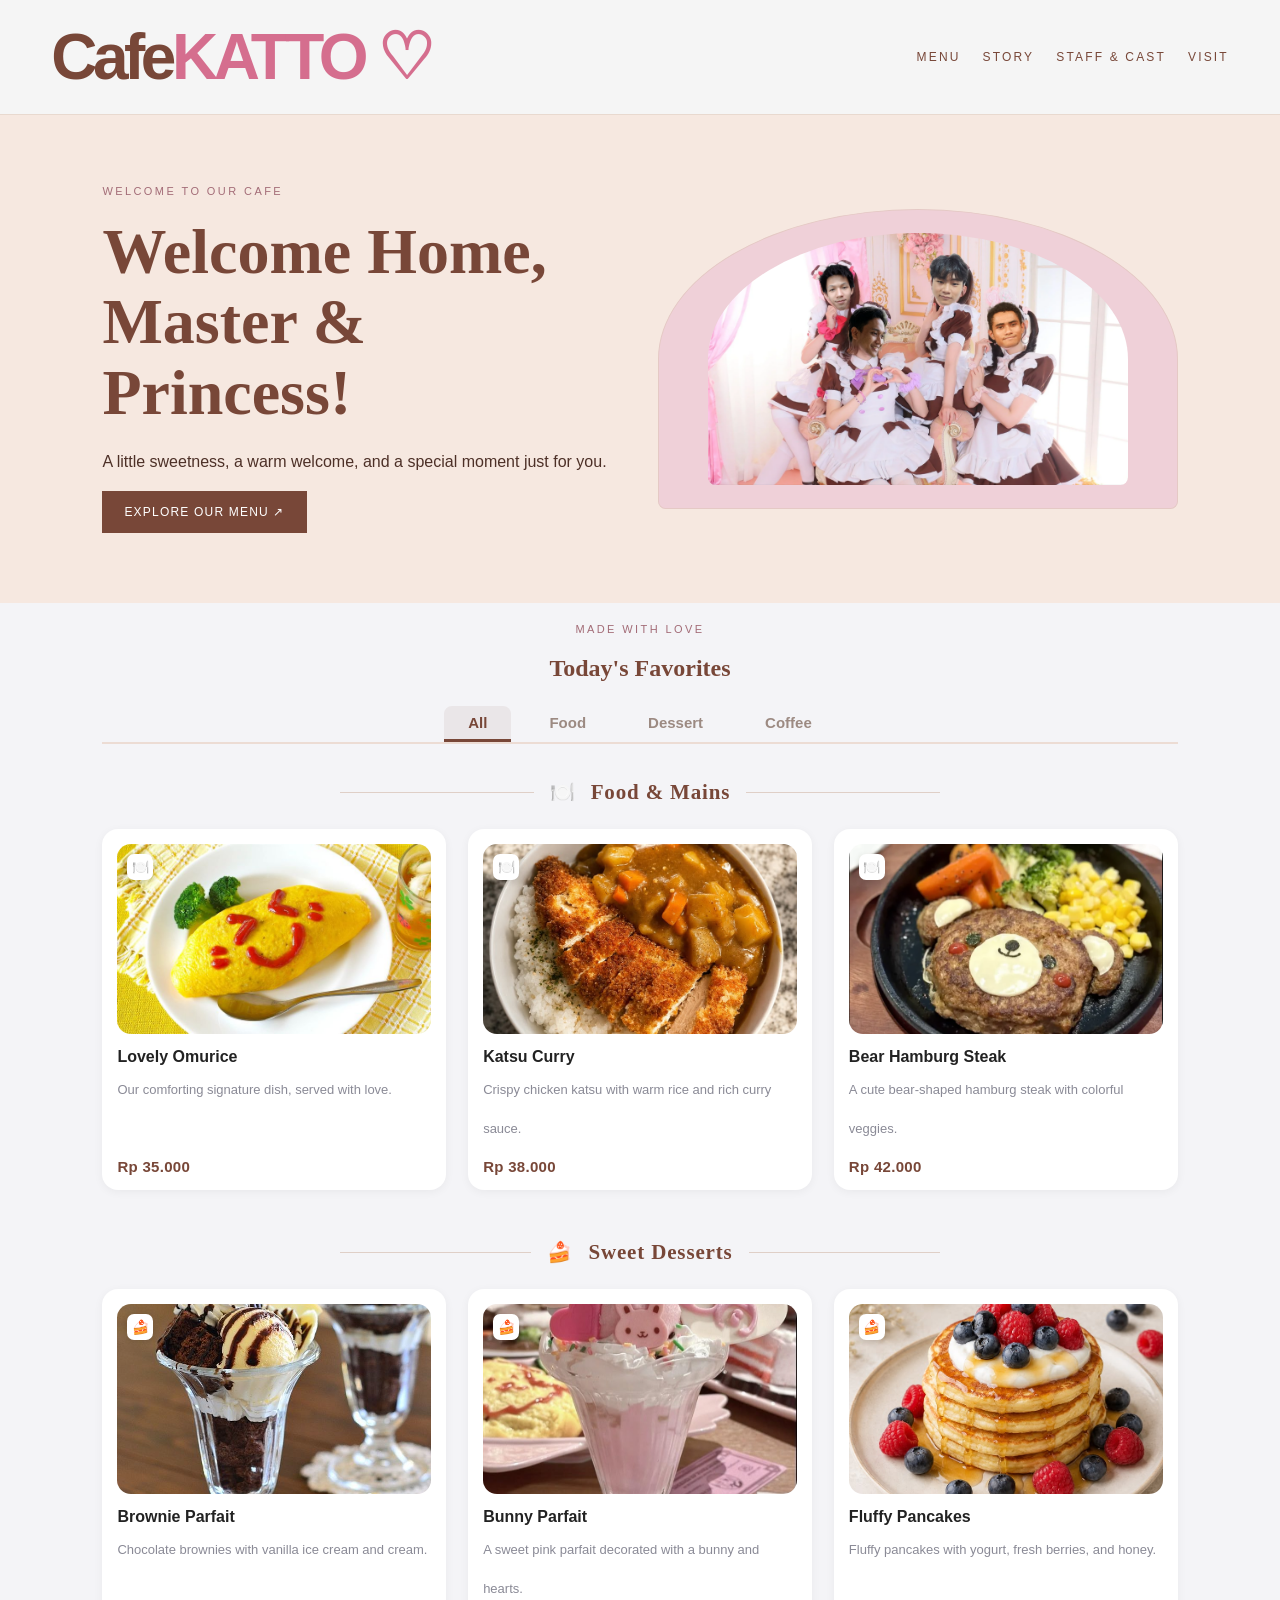
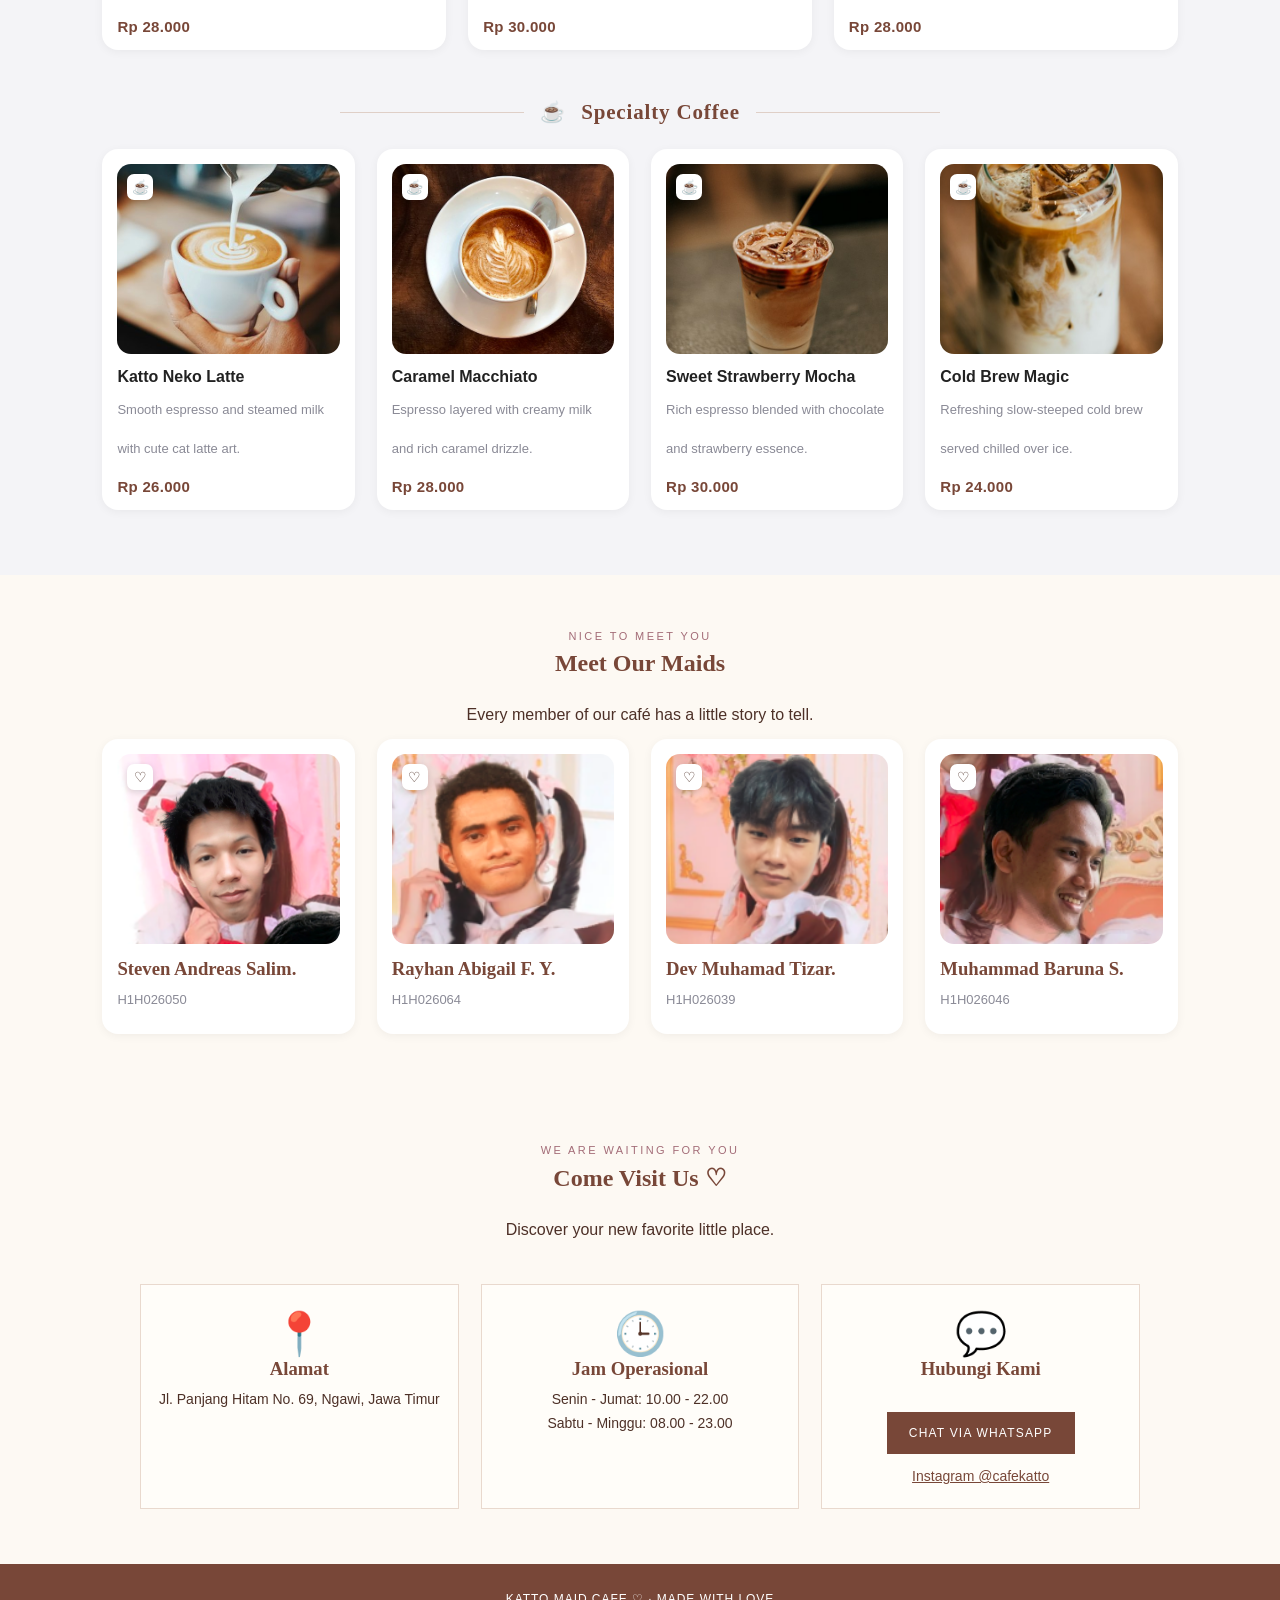
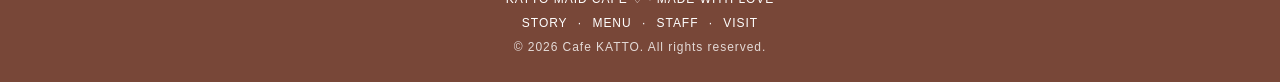
<file: index.html>
<!doctype html>
<html lang="en">
  <head>
    <meta charset="UTF-8" />
    <meta name="viewport" content="width=device-width, initial-scale=1" />
    <title>Cafe KATTO — Maid Cafe</title>
    <link rel="stylesheet" href="style.css" />
  </head>
  <body>
    <header>
      <a class="logo" href="#">Cafe<span>KATTO ♡</span></a>
      <nav aria-label="Main navigation">
        <a href="#menu">MENU</a>
        <a href="#story">STORY</a>
        <a href="#staff">STAFF & CAST</a>
        <a href="#visit">VISIT</a>
      </nav>
    </header>

    <main>
      <section class="hero" id="story">
        <div>
          <div class="eyebrow">Welcome to our cafe</div>
          <h1>Welcome Home,<br />Master & Princess!</h1>
          <p>
            A little sweetness, a warm welcome, and a special moment just for
            you.
          </p>
          <a class="button" href="#menu">EXPLORE OUR MENU ↗</a>
        </div>
        <div
          class="illustration"
          role="img"
          aria-label="Decorative café illustration"
        >
          <img src="img/fuwafuwa.png" alt="Cafe Katto Illustration" />
        </div>
      </section>

      <!-- menu section start -->
      <section class="content" id="menu">
        <div class="eyebrow">Made with love</div>
        <h2>Today's Favorites</h2>

        <div class="menu-tabs">
          <button type="button" class="menu-tab active" data-tab="all">All</button>
          <button type="button" class="menu-tab" data-tab="food">Food</button>
          <button type="button" class="menu-tab" data-tab="dessert">Dessert</button>
          <button type="button" class="menu-tab" data-tab="coffee">Coffee</button>
        </div>

        <!-- Category: Food -->
        <div class="menu-category-group" data-category="food">
          <div class="category-header">
            <span class="category-line"></span>
            <span class="category-icon">🍽️</span>
            <h3 class="category-title">Food & Mains</h3>
            <span class="category-line"></span>
          </div>

          <div class="menu-grid">
            <article class="menu-item">
              <div class="menu-item-img">
                <span class="menu-badge">🍽️</span>
                <img src="img/omurice.jpg" alt="Lovely Omurice" />
              </div>
              <h3 class="menu-name">Lovely Omurice</h3>
              <p class="menu-desc">
                Our comforting signature dish, served with love.
              </p>
              <span class="menu-price">Rp 35.000</span>
            </article>

            <article class="menu-item">
              <div class="menu-item-img">
                <span class="menu-badge">🍽️</span>
                <img src="img/katsu-curry.jpg" alt="Katsu Curry" />
              </div>
              <h3 class="menu-name">Katsu Curry</h3>
              <p class="menu-desc">
                Crispy chicken katsu with warm rice and rich curry sauce.
              </p>
              <span class="menu-price">Rp 38.000</span>
            </article>

            <article class="menu-item">
              <div class="menu-item-img">
                <span class="menu-badge">🍽️</span>
                <img src="img/hamburg-steak.png" alt="Bear Hamburg Steak" />
              </div>
              <h3 class="menu-name">Bear Hamburg Steak</h3>
              <p class="menu-desc">
                A cute bear-shaped hamburg steak with colorful veggies.
              </p>
              <span class="menu-price">Rp 42.000</span>
            </article>
          </div>
        </div>

        <!-- Category: Dessert -->
        <div class="menu-category-group" data-category="dessert">
          <div class="category-header">
            <span class="category-line"></span>
            <span class="category-icon">🍰</span>
            <h3 class="category-title">Sweet Desserts</h3>
            <span class="category-line"></span>
          </div>

          <div class="menu-grid">
            <article class="menu-item">
              <div class="menu-item-img">
                <span class="menu-badge">🍰</span>
                <img src="img/brownie-parfait.jpg" alt="Brownie Parfait" />
              </div>
              <h3 class="menu-name">Brownie Parfait</h3>
              <p class="menu-desc">
                Chocolate brownies with vanilla ice cream and cream.
              </p>
              <span class="menu-price">Rp 28.000</span>
            </article>

            <article class="menu-item">
              <div class="menu-item-img">
                <span class="menu-badge">🍰</span>
                <img src="img/bunny-parfait.jpg" alt="Bunny Parfait" />
              </div>
              <h3 class="menu-name">Bunny Parfait</h3>
              <p class="menu-desc">
                A sweet pink parfait decorated with a bunny and hearts.
              </p>
              <span class="menu-price">Rp 30.000</span>
            </article>

            <article class="menu-item">
              <div class="menu-item-img">
                <span class="menu-badge">🍰</span>
                <img src="img/pancakes.jpg" alt="Fluffy Pancakes" />
              </div>
              <h3 class="menu-name">Fluffy Pancakes</h3>
              <p class="menu-desc">
                Fluffy pancakes with yogurt, fresh berries, and honey.
              </p>
              <span class="menu-price">Rp 28.000</span>
            </article>
          </div>
        </div>

        <!-- Category: Coffee -->
        <div class="menu-category-group" data-category="coffee">
          <div class="category-header">
            <span class="category-line"></span>
            <span class="category-icon">☕</span>
            <h3 class="category-title">Specialty Coffee</h3>
            <span class="category-line"></span>
          </div>

          <div class="menu-grid">
            <article class="menu-item">
              <div class="menu-item-img">
                <span class="menu-badge">☕</span>
                <img src="img/latte.jpg" alt="Katto Neko Latte" />
              </div>
              <h3 class="menu-name">Katto Neko Latte</h3>
              <p class="menu-desc">
                Smooth espresso and steamed milk with cute cat latte art.
              </p>
              <span class="menu-price">Rp 26.000</span>
            </article>

            <article class="menu-item">
              <div class="menu-item-img">
                <span class="menu-badge">☕</span>
                <img src="img/caramel-macchiato.jpg" alt="Caramel Macchiato" />
              </div>
              <h3 class="menu-name">Caramel Macchiato</h3>
              <p class="menu-desc">
                Espresso layered with creamy milk and rich caramel drizzle.
              </p>
              <span class="menu-price">Rp 28.000</span>
            </article>

            <article class="menu-item">
              <div class="menu-item-img">
                <span class="menu-badge">☕</span>
                <img src="img/mocha.jpg" alt="Sweet Strawberry Mocha" />
              </div>
              <h3 class="menu-name">Sweet Strawberry Mocha</h3>
              <p class="menu-desc">
                Rich espresso blended with chocolate and strawberry essence.
              </p>
              <span class="menu-price">Rp 30.000</span>
            </article>

            <article class="menu-item">
              <div class="menu-item-img">
                <span class="menu-badge">☕</span>
                <img src="img/cold-brew.jpg" alt="Cold Brew Magic" />
              </div>
              <h3 class="menu-name">Cold Brew Magic</h3>
              <p class="menu-desc">
                Refreshing slow-steeped cold brew served chilled over ice.
              </p>
              <span class="menu-price">Rp 24.000</span>
            </article>
          </div>
        </div>
      </section>
      <!-- menu section end -->

      <section class="content" id="staff">
        <div class="eyebrow">Nice to meet you</div>
        <h2>Meet Our Maids</h2>
        <p>Every member of our café has a little story to tell.</p>

        <div class="staff-grid">
          <article class="menu-item">
            <div class="menu-item-img">
              <span class="menu-badge">♡</span>
              <img src="img/stipen.png" alt="Nama 1" />
            </div>
            <h3 class="menu-name">Steven Andreas Salim.</h3>
            <p class="menu-desc">H1H026050</p>
          </article>

          <article class="menu-item">
            <div class="menu-item-img">
              <span class="menu-badge">♡</span>
              <img src="img/ambando.png" alt="Nama 2" />
            </div>
            <h3 class="menu-name">Rayhan Abigail F. Y.</h3>
            <p class="menu-desc">H1H026064</p>
          </article>

          <article class="menu-item">
            <div class="menu-item-img">
              <span class="menu-badge">♡</span>
              <img src="img/dev.png" alt="Nama 3" />
            </div>
            <h3 class="menu-name">Dev Muhamad Tizar.</h3>
            <p class="menu-desc">H1H026039</p>
          </article>

          <article class="menu-item">
            <div class="menu-item-img">
              <span class="menu-badge">♡</span>
              <img src="img/baruna.png" alt="Nama 4" />
            </div>
            <h3 class="menu-name">Muhammad Baruna S.</h3>
            <p class="menu-desc">H1H026046</p>
          </article>
        </div>
      </section>

    <section class="content" id="visit">
      <div class="eyebrow">We are waiting for you</div>
      <h2>Come Visit Us ♡</h2>
      <p>Discover your new favorite little place.</p>

      <div class="cards">
        <article class="card">
          <div class="icon">📍</div>
          <h3>Alamat</h3>
          <p>Jl. Panjang Hitam No. 69, Ngawi, Jawa Timur</p>
        </article>
        <article class="card">
          <div class="icon">🕒</div>
          <h3>Jam Operasional</h3>
          <p>Senin - Jumat: 10.00 - 22.00</p>
          <p>Sabtu - Minggu: 08.00 - 23.00</p>
        </article>
        <article class="card">
          <div class="icon">💬</div>
          <h3>Hubungi Kami</h3>
          <a class="button" href="https://wa.me/6282325338691" target="_blank" rel="noopener">CHAT VIA WHATSAPP</a>
          <a class="contact-link" href="https://instagram.com/cafekatto" target="_blank" rel="noopener">Instagram @cafekatto</a>
        </article>
      </div>
    </section>
    </main>

      <footer>
    <p>KATTO MAID CAFE ♡ · MADE WITH LOVE</p>
    <p class="footer-links">
      <a href="#story">STORY</a> ·
      <a href="#menu">MENU</a> ·
      <a href="#staff">STAFF</a> ·
      <a href="#visit">VISIT</a>
    </p>
    <p class="footer-small">&copy; 2026 Cafe KATTO. All rights reserved.</p>
  </footer>
    <script>
      const tabs = document.querySelectorAll('.menu-tab');
      const categoryGroups = document.querySelectorAll('.menu-category-group');

      tabs.forEach((tab) => {
        tab.addEventListener('click', () => {
          tabs.forEach((t) => t.classList.remove('active'));
          tab.classList.add('active');

          const selected = tab.getAttribute('data-tab');
          categoryGroups.forEach((group) => {
            if (selected === 'all' || group.getAttribute('data-category') === selected) {
              group.style.display = 'block';
            } else {
              group.style.display = 'none';
            }
          });
        });
      });
    </script>
  </body>
</html>
</file>
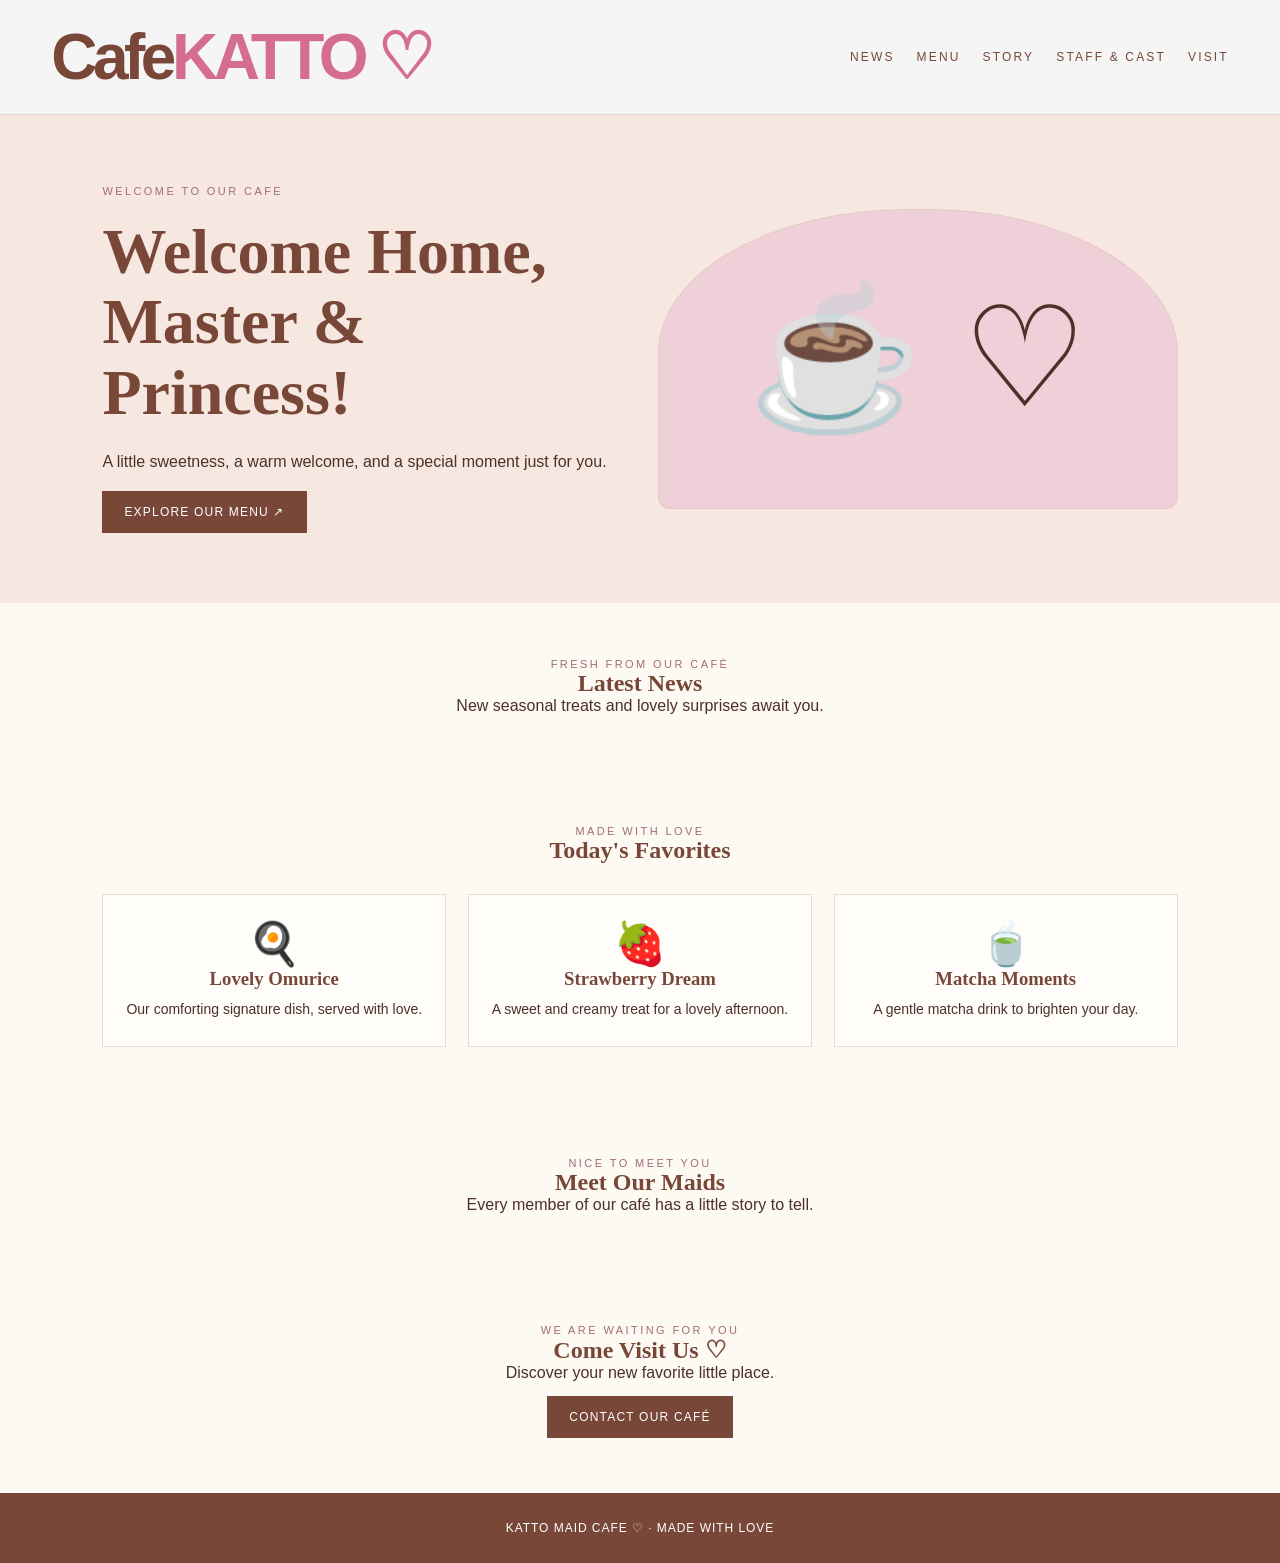
<file: Cafe-KATTO/index.html>
<!DOCTYPE html>
<html lang="en">
<head>
  <meta charset="UTF-8">
  <meta name="viewport" content="width=device-width, initial-scale=1">
  <title>Cafe KATTO — Maid Cafe</title>
  <style>
    :root {
      --cream: #fdf9f3;
      --brown: #784738;
      --pink: #edb7c9;
      --ink: #4d3027;
    }

    * { margin: 0;
  padding: 0;
  box-sizing: border-box;
  outline: none;
  border: none;
  text-decoration: none; }

    html { scroll-behavior: smooth;
    scroll-padding-top: 110px; }

    body {
      margin: 0;
      background: var(--cream);
      color: var(--ink);
      font-family: "Helvetica Neue", Arial, sans-serif;
    }

    header {
      display: flex;
      position: sticky;
      align-items: center;
      justify-content: space-between;
      gap: 28px;
      padding: 20px 4%;
      border-bottom: 1px solid #e8d9cf;
      top: 0;
      z-index: 9999;
      background-color: whitesmoke;
    }

    .logo {
      font-size: clamp(32px, 5vw, 64px);
      font-weight: 800;
      letter-spacing: -0.07em;
      color: var(--brown);
      text-decoration: none;
      white-space: nowrap;
    }

    .logo span { color: #d56e8e; }

    nav {
      display: flex;
      flex-wrap: wrap;
      justify-content: flex-end;
      gap: 14px 22px;
    }

    nav a {
      color: var(--brown);
      text-decoration: none;
      font-size: 12px;
      letter-spacing: 0.18em;
    }

    nav a:hover { color: #d56e8e; }

    .hero {
      display: grid;
      grid-template-columns: 1fr 1fr;
      align-items: center;
      gap: 36px;
      padding: 70px 8%;
      background: #f6e8e0;
    }

    .eyebrow {
      font-size: 11px;
      letter-spacing: 0.22em;
      color: #a36c77;
      text-transform: uppercase;
    }

    h1, h2, h3 {
      color: var(--brown);
      font-family: Georgia, serif;
    }

    h1 {
      font-size: clamp(38px, 5vw, 66px);
      line-height: 1.1;
      margin: 20px 0;
    }

    .hero p 
    { 
    line-height: 1.8;
    font-family: "Yu Gothic",sans-serif;
    font-size: 1rem;
  }

    .button {
      display: inline-block;
      padding: 14px 22px;
      margin-top: 14px;
      background: var(--brown);
      color: white;
      text-decoration: none;
      font-size: 12px;
      letter-spacing: 0.1em;
    }

    .illustration {
      min-height: 300px;
      display: flex;
      align-items: center;
      justify-content: center;
      border: 1px solid #e5c9c5;
      border-radius: 48% 48% 12px 12px;
      background: #efd0d8;
      font-size: clamp(70px, 12vw, 140px);
    }

    section.content {
      padding: 55px 8%;
      text-align: center;
    }

    .cards {
      display: grid;
      grid-template-columns: repeat(3, minmax(0, 1fr));
      gap: 22px;
      margin-top: 30px;
    }

    .card {
      padding: 24px 16px;
      border: 1px solid #e9d9ce;
      background: #fffdf9;
    }

    .card .icon { font-size: 42px; }

    .card h3 { margin-bottom: 8px; }

    .card p {
      font-size: 14px;
      line-height: 1.7;
    }

    footer {
      padding: 28px 20px;
      background: var(--brown);
      color: white;
      text-align: center;
      font-size: 12px;
      letter-spacing: 0.08em;
    }

    @media (max-width: 700px) {
      header {
        flex-direction: column;
        gap: 18px;
      }

      nav { justify-content: center; }

      .hero {
        grid-template-columns: 1fr;
        padding: 42px 6%;
        text-align: center;
      }

      .illustration { min-height: 220px; }

      .cards { grid-template-columns: 1fr; }
    }
  </style>
</head>
<body>
  <header>
    <a class="logo" href="#">Cafe<span>KATTO ♡</span></a>
    <nav aria-label="Main navigation">
      <a href="#news">NEWS</a>
      <a href="#menu">MENU</a>
      <a href="#story">STORY</a>
      <a href="#staff">STAFF & CAST</a>
      <a href="#visit">VISIT</a>
    </nav>
  </header>

  <main>
    <section class="hero" id="story">
      <div>
        <div class="eyebrow">Welcome to our cafe</div>
        <h1>Welcome Home,<br>Master & Princess!</h1>
        <p>A little sweetness, a warm welcome, and a special moment just for you.</p>
        <a class="button" href="#menu">EXPLORE OUR MENU ↗</a>
      </div>
      <div class="illustration" role="img" aria-label="Decorative café illustration">
        ☕ ♡
      </div>
    </section>

    <section class="content" id="news">
      <div class="eyebrow">Fresh from our café</div>
      <h2>Latest News</h2>
      <p>New seasonal treats and lovely surprises await you.</p>
    </section>

    <section class="content" id="menu">
      <div class="eyebrow">Made with love</div>
      <h2>Today's Favorites</h2>
      <div class="cards">
        <article class="card">
          <div class="icon">🍳</div>
          <h3>Lovely Omurice</h3>
          <p>Our comforting signature dish, served with love.</p>
        </article>
        <article class="card">
          <div class="icon">🍓</div>
          <h3>Strawberry Dream</h3>
          <p>A sweet and creamy treat for a lovely afternoon.</p>
        </article>
        <article class="card">
          <div class="icon">🍵</div>
          <h3>Matcha Moments</h3>
          <p>A gentle matcha drink to brighten your day.</p>
        </article>
      </div>
    </section>

    <section class="content" id="staff">
      <div class="eyebrow">Nice to meet you</div>
      <h2>Meet Our Maids</h2>
      <p>Every member of our café has a little story to tell.</p>
    </section>

    <section class="content" id="visit">
      <div class="eyebrow">We are waiting for you</div>
      <h2>Come Visit Us ♡</h2>
      <p>Discover your new favorite little place.</p>
      <a class="button" href="mailto:hello@example.com">CONTACT OUR CAFÉ</a>
    </section>
  </main>

  <footer>
    KATTO MAID CAFE ♡ · MADE WITH LOVE
  </footer>
</body>
</html>
</file>
<file: style.css>
:root {
  --cream: #fdf9f3;
  --brown: #784738;
  --pink: #edb7c9;
  --ink: #4d3027;

  /* Original Theme Variables */
  --primary-color: #ffffff;
  --bg-color: #000000;
  --font-color: #d90f9e;
}

* {
  margin: 0;
  padding: 0;
  box-sizing: border-box;
  outline: none;
  border: none;
  text-decoration: none;
}

html {
  scroll-behavior: smooth;
  scroll-padding-top: 80px;
}

body {
  margin: 0;
  background: var(--cream);
  color: var(--ink);
  font-family: "Helvetica Neue", Arial, sans-serif;
}

/* ===================================================
   Header & Navbar Section
   =================================================== */

/* Header default */
header {
  display: flex;
  position: sticky;
  align-items: center;
  justify-content: space-between;
  gap: 28px;
  padding: 20px 4%;
  border-bottom: 1px solid #e8d9cf;
  top: 0;
  z-index: 9999;
  background-color: whitesmoke;
}

.logo {
  font-size: clamp(32px, 5vw, 64px);
  font-weight: 800;
  letter-spacing: -0.07em;
  color: var(--brown);
  text-decoration: none;
  white-space: nowrap;
}

.logo span {
  color: #d56e8e;
}

nav {
  display: flex;
  flex-wrap: wrap;
  justify-content: flex-end;
  gap: 14px 22px;
}

nav a {
  color: var(--brown);
  text-decoration: none;
  font-size: 12px;
  letter-spacing: 0.18em;
}

nav a:hover {
  color: #d56e8e;
}

/* Navbar-steven */
.navbar {
  display: flex;
  justify-content: space-between;
  align-items: center;
  padding: 1.4rem 7%;
  background-color: rgba(0, 0, 0, 1);
  border-bottom: 1px solid var(--primary-color);
  position: fixed;
  top: 0;
  left: 0;
  right: 0;
  z-index: 9999;
}

.navbar .navbar-logo {
  font-size: 2rem;
  font-weight: 700;
  color: var(--primary-color);
  font-style: italic;
}

.navbar .navbar-logo span {
  color: var(--font-color);
}

.navbar .navbar-nav a {
  font-size: 1.1rem;
  color: var(--primary-color);
  margin-left: 2rem;
  transition: 0.3s;
}

.header {
  display: flex;
  justify-content: space-between;
  align-items: center;
  gap: 30px;
  padding: 18px 3%;
  border-bottom: 1px solid #ffffff;
}

.navigation {
  display: flex;
  justify-content: space-between;
  flex-wrap: wrap;
  justify-content: flex-end;
  gap: 14px 26px;
}

.navigation a {
  color: var(--primary-color);
  font-size: 14px;
  letter-spacing: 0.17em;
  text-decoration: none;
  transition: color 0.2s;
}

.navigation a:hover {
  color: #d66c8e;
}

/* ===================================================
   Hero Section
   =================================================== */

/* Hero Section-steven */
.hero {
  display: grid;
  grid-template-columns: 1fr 1fr;
  align-items: center;
  gap: 36px;
  padding: 70px 8%;
  background: #f6e8e0;
}

.eyebrow {
  font-size: 11px;
  letter-spacing: 0.22em;
  color: #a36c77;
  text-transform: uppercase;
  margin-bottom: 8px;
}

h1,
h2,
h3 {
  color: var(--brown);
  font-family: Georgia, serif;
}

h1 {
  font-size: clamp(38px, 5vw, 66px);
  line-height: 1.1;
  margin: 20px 0;
}

.hero p {
  line-height: 1.8;
  font-family: "Yu Gothic", sans-serif;
  font-size: 1rem;
}

.hero-text > p:not(.eyebrow) {
  line-height: 1.8;
}

.button {
  display: inline-block;
  padding: 14px 22px;
  margin-top: 14px;
  background: var(--brown);
  color: white;
  text-decoration: none;
  font-size: 12px;
  letter-spacing: 0.1em;
}

.cta {
  display: inline-block;
  margin-top: 15px;
  padding: 14px 20px;
  background-color: var(--bg-color);
  color: var(--primary-color);
  text-decoration: none;
  font-size: 12px;
  letter-spacing: 0.1em;
}

.illustration {
  min-height: 300px;
  display: flex;
  align-items: center;
  justify-content: center;
  border: 1px solid #e5c9c5;
  border-radius: 120% 120% 18px 18px;
  background: #efd0d8;
  font-size: clamp(70px, 12vw, 140px);
}

.illustration img {
  display: block;
  width: 100%;
  max-width: 420px;
  height: auto;
  object-fit: cover;
  border-radius: inherit;
}

/* ===================================================
   About Section
   =================================================== */

/* About Section-nando */
.about,
.about-container {
  display: flex;
  justify-content: center;
  align-items: center;
  flex-direction: column;
  text-align: center;
  padding: 4rem 2rem;
}

section.content {
  padding: 55px 8%;
  text-align: center;
}

section.content h2 {
  margin-bottom: 14px;
}

section.content .button {
  margin-top: 24px;
}

section.content p {
  line-height: 3;
}

.cards {
  display: grid;
  grid-template-columns: repeat(3, minmax(0, 1fr));
  gap: 22px;
  margin-top: 30px;
}

.card {
  padding: 24px 16px;
  border: 1px solid #e9d9ce;
  background: #fffdf9;
}

.card .icon {
  font-size: 42px;
}

.card h3 {
  margin-bottom: 8px;
}

.card p {
  font-size: 14px;
  line-height: 1.7;
}

/* ===================================================
   Menu Section
   =================================================== */

/* Menu Section-nando */
#menu {
  --accent: #f26b3a;
  background: #f4f4f7;
  padding-top: 20px;
}

#menu h2 {
  margin-bottom: 24px;
  margin-top: 20px;
}

#menu h3 {
  --accent: #f26b3a;
  background: none;
  padding-top: 0;
}

.menu-tabs {
  display: flex;
  justify-content: center;
  flex-wrap: wrap;
  gap: 14px;
  max-width: 1100px;
  margin: 20px auto 36px;
  border-bottom: 2px solid #ecdcd4;
  padding-bottom: 2px;
}

.menu-tab {
  margin-bottom: -2px;
  padding: 8px 24px;
  border: 0;
  border-bottom: 3px solid transparent;
  background: none;
  color: #9c8a82;
  font: inherit;
  font-size: 15px;
  font-weight: 600;
  cursor: pointer;
  border-radius: 8px 8px 0 0;
  transition: all 0.25s ease;
}

.menu-tab:hover {
  color: var(--brown);
  background: rgba(120, 71, 56, 0.06);
}

.menu-tab.active {
  border-bottom-color: var(--brown);
  color: var(--brown);
  font-weight: 700;
  background: rgba(120, 71, 56, 0.08);
}

.menu-category-group {
  margin-bottom: 50px;
  animation: fadeIn 0.35s ease;
}

.menu-category-group:last-child {
  margin-bottom: 10px;
}

.category-header {
  display: flex;
  align-items: center;
  justify-content: center;
  gap: 16px;
  max-width: 600px;
  margin: 0 auto 24px;
}

.category-line {
  flex: 1;
  height: 1.5px;
  background: #dfcfc7;
}

.category-icon {
  font-size: 20px;
}

.category-title {
  color: var(--brown);
  font-family: Georgia, serif;
  font-size: 21px;
  font-weight: 700;
  letter-spacing: 0.04em;
  white-space: nowrap;
}

.menu-grid {
  display: grid;
  grid-template-columns: repeat(auto-fit, minmax(240px, 1fr));
  gap: 22px;
  max-width: 1100px;
  margin: 0 auto;
}

.menu-item {
  display: flex;
  flex-direction: column;
  padding: 14px;
  border: 1.5px solid transparent;
  border-radius: 16px;
  background: #fff;
  box-shadow: 0 2px 10px rgba(0, 0, 0, 0.05);
  text-align: left;
  transition: 0.3s;
}

.menu-item:hover {
  transform: translateY(-6px);
  border-color: var(--accent);
  box-shadow: 0 14px 30px rgba(242, 107, 58, 0.18);
}

.menu-item-img {
  position: relative;
  height: 190px;
  margin-bottom: 14px;
  border-radius: 14px;
  background: #eeeef2;
  overflow: hidden;
}

.menu-item-img img {
  display: block;
  width: 100%;
  height: 190px;
  object-fit: cover;
  object-position: center;
  transition: transform 0.5s;
}

.menu-item:hover .menu-item-img img {
  transform: scale(1.07);
}

.menu-badge {
  position: absolute;
  top: 10px;
  left: 10px;
  z-index: 1;
  display: flex;
  align-items: center;
  justify-content: center;
  width: 26px;
  height: 26px;
  border-radius: 7px;
  background: #fff;
  box-shadow: 0 2px 6px rgba(0, 0, 0, 0.15);
  font-size: 14px;
}

#menu .menu-name {
  margin-bottom: 4px;
  color: #222;
  font-family: inherit;
  font-size: 16px;
  font-weight: 700;
}

.menu-desc {
  color: #8a8a96;
  font-size: 13px;
  line-height: 1.6;
}

.menu-price {
  margin-top: auto;
  padding-top: 10px;
  font-size: 15px;
  font-weight: 700;
  color: var(--brown);
  letter-spacing: 0.02em;
}

@keyframes fadeIn {
  from {
    opacity: 0;
    transform: translateY(8px);
  }
  to {
    opacity: 1;
    transform: translateY(0);
  }
}

#menu .cards {
  display: flex;
  flex-wrap: wrap;
  justify-content: center;
  gap: 24px;
}

#menu .card {
  flex: 0 1 calc(33.333% - 16px);
  display: flex;
  flex-direction: column;
  padding: 0;
  overflow: hidden;
  border-radius: 18px;
  background: #fffdf9;
  color: var(--ink, #4d3027);
  box-shadow: 0 6px 18px rgba(120, 71, 56, 0.15);
  transition:
    transform 0.3s ease,
    box-shadow 0.3s ease;
}

#menu .card:hover {
  transform: translateY(-8px);
  box-shadow: 0 14px 30px rgba(120, 71, 56, 0.28);
}

.card-img {
  height: 220px;
  overflow: hidden;
}

.card-img img {
  display: block;
  width: 100%;
  height: 100%;
  object-fit: cover;
  transition: transform 0.5s ease;
}

#menu .card:hover .card-img img {
  transform: scale(1.08);
}

.card-body {
  display: flex;
  flex-direction: column;
  flex: 1;
  gap: 8px;
  padding: 18px 16px 22px;
}

.card-body p {
  flex: 1;
}

.price {
  align-self: center;
  padding: 6px 18px;
  border-radius: 999px;
  background: var(--brown, #784738);
  color: #fff;
  font-size: 14px;
  font-weight: 700;
  letter-spacing: 0.04em;
}

/* ===================================================
   Staff & Cast Section
   =================================================== */

.staff-grid {
  display: grid;
  grid-template-columns: repeat(4, minmax(0, 1fr));
  gap: 22px;
  max-width: 1100px;
  margin: 0 auto;
}

/* ===================================================
   Contact Section
   =================================================== */

/* Contact Section-dev.tizar */

/* Contact Section-baruna */
.contact-link {
  display: block;
  margin-top: 14px;
  font-size: 14px;
  color: var(--brown);
  text-decoration: underline;
}

.contact-link:hover { color: #d56e8e; }

#visit .cards {
  grid-template-columns: repeat(auto-fit, minmax(220px, 1fr));
  max-width: 1000px;
  margin-left: auto;
  margin-right: auto;
}

#visit .card p { line-height: 1.7; }

/* ===================================================
   Footer Section
   =================================================== */

footer {
  padding: 28px 20px;
  background: var(--brown);
  color: white;
  text-align: center;
  font-size: 12px;
  letter-spacing: 0.08em;
}

.footer-links { margin-top: 10px; }

.footer-links a {
  margin: 0 6px;
  color: white;
}

.footer-links a:hover { color: var(--pink); }

.footer-small {
  margin-top: 10px;
  opacity: 0.8;
}


/* ===================================================
   Responsive Breakpoints
   =================================================== */

@media (max-width: 900px) {
  #menu .card {
    flex-basis: calc(50% - 12px);
  }
}

@media (max-width: 700px) {
  header {
    flex-direction: column;
    gap: 18px;
  }

  nav {
    justify-content: center;
  }

  .hero {
    grid-template-columns: 1fr;
    padding: 42px 6%;
    text-align: center;
  }

  .illustration {
    min-height: 220px;
  }

  .cards {
    grid-template-columns: 1fr;
  }

  .staff-grid {
    grid-template-columns: 1fr;
  }
}

@media (max-width: 600px) {
  #menu .card {
    flex-basis: 100%;
  }
}
</file>
